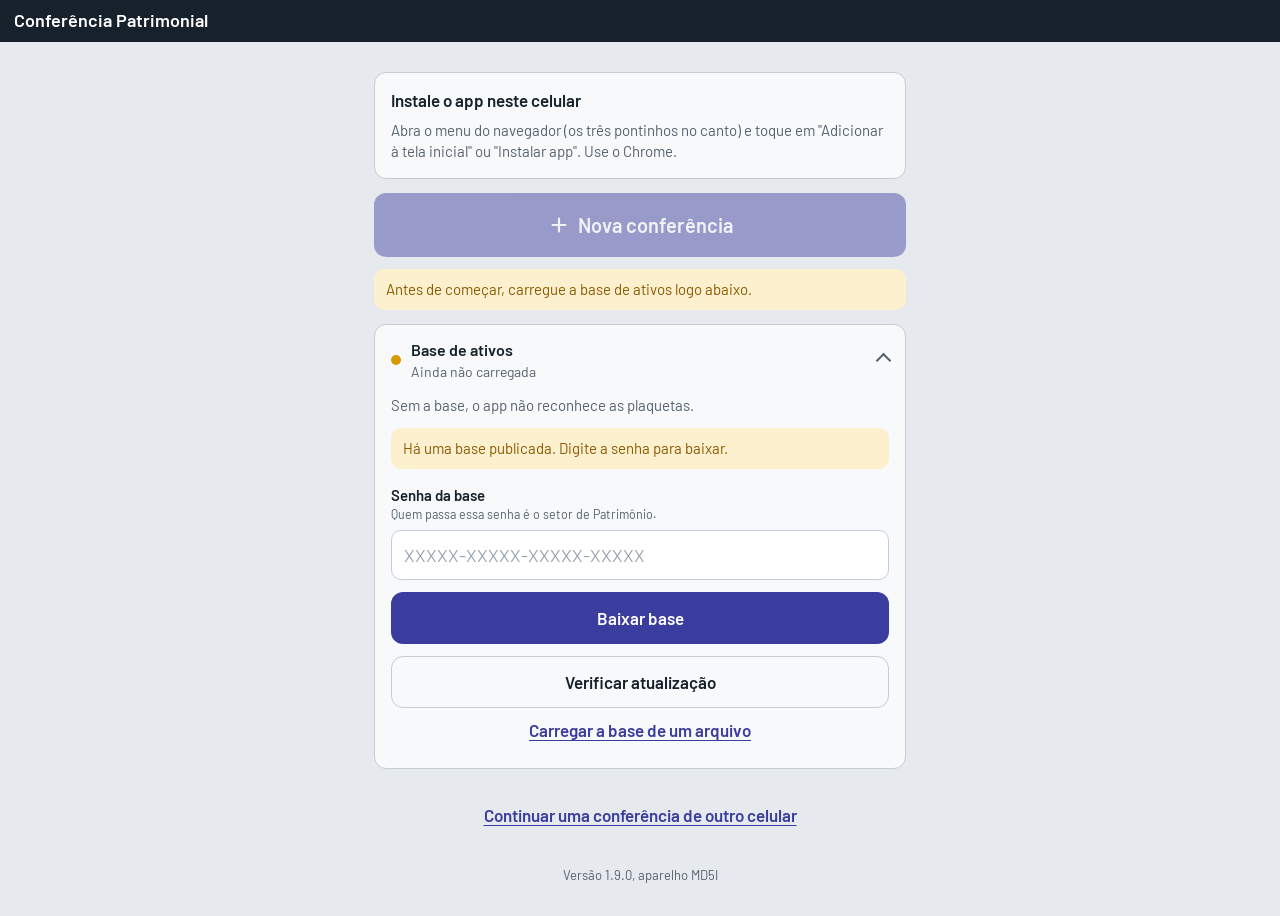
<file: index.html>
<!DOCTYPE html>
<html lang="pt-BR">
<head>
<meta charset="utf-8">
<meta http-equiv="Content-Security-Policy" content="default-src 'self'; script-src 'self' 'wasm-unsafe-eval'; style-src 'self' 'unsafe-inline'; img-src 'self' data: blob:; media-src 'self' blob: mediastream:; connect-src 'self' https://api.github.com https://*.firebaseio.com https://*.firebasedatabase.app https://script.google.com https://script.googleusercontent.com; worker-src 'self'; object-src 'none'; base-uri 'none'; form-action 'none'">
<meta name="referrer" content="no-referrer">
<meta name="viewport" content="width=device-width, initial-scale=1, viewport-fit=cover">
<meta name="theme-color" content="#17212b">
<title>Conferência Patrimonial</title>
<link rel="manifest" href="manifest.json">
<link rel="icon" href="icons/icon-192.png">
<link rel="apple-touch-icon" href="icons/icon-192.png">
<link rel="stylesheet" href="estilo.css">
</head>
<body>

<!-- ===== INÍCIO ===== -->
<section id="telaMenu">
  <header class="topo"><h1>Conferência Patrimonial<span class="sub" id="menuFilial"></span></h1></header>
  <main>
    <!-- instalar o app -->
    <div class="bloco" id="instalar" hidden>
      <h2>Instale o app neste celular</h2>
      <p class="info" id="instalarTexto">Ele ganha um ícone na tela inicial e funciona sem internet.</p>
      <div class="linha" id="instalarLinha"><button id="btnInstalar">Instalar app</button></div>
    </div>

    <button id="btnNova" class="grande" style="margin-top:14px">
      <svg viewBox="0 0 24 24" fill="none" stroke="currentColor" stroke-width="2.4" stroke-linecap="round" aria-hidden="true"><path d="M12 5v14M5 12h14"/></svg>
      Nova conferência
    </button>
    <div class="nota aviso" id="menuMsg"></div>

    <div id="secAbertas" hidden>
      <h2 class="secao">Em andamento</h2>
      <ul class="lista cartoes" id="abertas"></ul>
    </div>

    <!-- base de ativos -->
    <details class="recolhe" id="baseDetalhes">
      <summary>
        <span class="ponto" id="basePonto"></span>
        <span>Base de ativos<span class="apoio" id="baseResumo">Verificando...</span></span>
      </summary>
      <div class="dentro">
        <div class="info" id="baseInfo" style="margin-top:0"></div>
        <div class="nota" id="syncMsg"></div>
        <div id="senhaBox" hidden>
          <label class="campo">Senha da base
            <small>Quem passa essa senha é o setor de Patrimônio.</small>
            <input type="text" id="senhaBase" autocomplete="off" autocapitalize="characters" spellcheck="false" placeholder="XXXXX-XXXXX-XXXXX-XXXXX">
          </label>
          <div class="linha"><button id="btnSenha">Baixar base</button></div>
        </div>
        <div class="linha"><button id="btnVerificar" class="sec">Verificar atualização</button></div>
        <label class="btn texto">Carregar a base de um arquivo
          <input type="file" id="arqBase" accept=".txt,.tsv,.csv,.xlsx,text/plain,application/vnd.openxmlformats-officedocument.spreadsheetml.sheet">
        </label>
      </div>
    </details>

    <div class="pilha" style="margin-top:14px">
      <button id="btnFinalizadas" class="sec" hidden>Conferências finalizadas</button>
      <label class="btn texto">Continuar uma conferência de outro celular
        <input type="file" id="arqConf" accept=".xlsx,application/vnd.openxmlformats-officedocument.spreadsheetml.sheet">
      </label>
    </div>

    <div class="rodape" id="rodape"></div>
    <button id="btnTrocarFilial" class="texto" hidden>Trocar a filial deste celular</button>
  </main>
</section>

<!-- ===== ESCOLHA DA FILIAL ===== -->
<section id="telaFilial" hidden>
  <header class="topo"><button id="btnFilialVoltar" hidden>Voltar</button><h1>Qual é a sua filial?</h1></header>
  <main>
    <p class="info" style="margin-top:0">Este celular vai mostrar só as conferências da filial escolhida. Escolha com atenção: é a filial onde você vai conferir.</p>
    <input type="search" id="buscaFilial" placeholder="Busque pelo número, cidade ou regional">
    <ul class="lista cartoes" id="listaFiliais"></ul>
    <p class="info" id="filiaisVazio" hidden></p>
  </main>
</section>

<!-- ===== NOVA CONFERÊNCIA ===== -->
<section id="telaNova" hidden>
  <header class="topo"><button data-voltar>Voltar</button><h1>Nova conferência</h1></header>
  <main>
    <label class="campo">Filial
      <input type="text" id="novaFilialNome" readonly tabindex="-1">
      <input type="hidden" id="novaFilial">
    </label>
    <div class="info" id="novaFilialInfo"></div>
    <label class="campo">Seu nome
      <input type="text" id="novaUsuario" list="listaOperadores" autocomplete="name" placeholder="Quem está conferindo">
      <datalist id="listaOperadores"></datalist>
    </label>
    <label class="campo">Por qual setor vai começar?
      <small>Opcional. Você pode trocar durante a leitura.</small>
      <input type="text" id="novaSetor" placeholder="Ex.: Recepção">
    </label>
    <div class="nota erro" id="novaErro"></div>
    <div class="linha" style="margin-top:20px"><button id="btnCriar" class="grande">Começar a ler</button></div>
  </main>
</section>

<!-- ===== FINALIZADAS ===== -->
<section id="telaLista" hidden>
  <header class="topo"><button data-voltar>Voltar</button><h1 id="listaTitulo">Conferências</h1></header>
  <main>
    <p class="info" id="listaVazia" hidden>Nenhuma conferência aqui.</p>
    <p class="info" id="listaDica">Toque em "Enviar" para mandar o Excel de novo.</p>
    <ul class="lista cartoes" id="listaConfs"></ul>
  </main>
</section>

<!-- ===== LEITURA ===== -->
<section id="telaLeitura" hidden>
  <header class="topo">
    <button id="btnPausar">Sair</button>
    <h1>Filial <span id="leFilial"></span><span class="sub" id="leCodigo"></span></h1>
  </header>
  <main class="com-rodape">
    <div class="cam">
      <video id="video" playsinline muted></video>
      <div class="mira" id="mira"></div>
      <div class="ligar" id="ligarCam">
        <button id="btnCamera">Ligar câmera</button>
        <span>Aponte para o código de barras da plaqueta.</span>
      </div>
      <button class="sobre trocar" id="btnTrocar" hidden>Trocar câmera</button>
      <div class="zoom" id="zoomBox" hidden></div>
      <button class="sobre lanterna" id="btnLanterna" hidden>Lanterna</button>
    </div>
    <div class="nota" id="camMsg"></div>
    <p class="info" id="camInfo"></p>
    <p class="info" id="vivoMsg"></p>

    <div class="bloco proposta" id="ocrBox" hidden aria-live="assertive">
      <h2>O número impresso é este?</h2>
      <p class="info">O código de barras não leu. Compare com a plaqueta antes de confirmar.</p>
      <div class="num" id="ocrNum"></div>
      <div class="desc" id="ocrDesc"></div>
      <div class="linha">
        <button id="btnOcrNao" class="sec">Não é</button>
        <button id="btnOcrSim" class="ok">Sim, registrar</button>
      </div>
    </div>

    <div class="plaqueta" id="ultimo" aria-live="polite">
      <div class="rotulo">Última plaqueta lida</div>
      <div class="num" id="ultNum">—</div>
      <div class="desc" id="ultDesc">Nenhuma leitura ainda.</div>
      <div class="sit" id="ultSit"></div>
    </div>

    <div class="progresso">
      <div class="topo-prog"><b id="cFilial">0</b><span id="cFilialRot">da filial</span></div>
      <div class="trilho"><div class="barra" id="barra"></div></div>
      <div class="contagens">
        <span><b id="cTotal">0</b> lidos no total</span>
        <span class="c-transf"><b id="cTransf">0</b> de outra filial</span>
        <span class="c-nao"><b id="cNao">0</b> não cadastrados</span>
      </div>
    </div>

    <label class="campo">Setor atual
      <small>Vale para as próximas leituras, até você trocar.</small>
      <input type="text" id="leSetor" placeholder="Ex.: Recepção">
    </label>

    <label class="campo" for="manual">Plaqueta que a câmera não lê?
      <small>Digite o número impresso nela.</small>
    </label>
    <div class="linha" style="margin-top:6px">
      <input type="number" id="manual" inputmode="numeric" placeholder="Número do patrimônio" style="margin-top:0">
      <button id="btnManual" class="sec" style="flex:0 0 120px">Adicionar</button>
    </div>

    <h2 class="secao">Itens lidos</h2>
    <p class="info" id="listaNada" style="margin-top:0">Os itens aparecem aqui conforme você lê. Toque em um item para remover.</p>
    <ul class="lista" id="listaLidos"></ul>
    <p class="info" id="listaMais" hidden></p>
  </main>
  <div class="acoes-fixas">
    <button id="btnParcial" class="sec menor">Enviar parcial</button>
    <button id="btnFinalizar" class="ok">Finalizar conferência</button>
  </div>
</section>

<script src="lib/xlsx.full.min.js"></script>
<script src="lib/zxing-reader.js"></script>
<script src="lib/ocr/tesseract.min.js"></script>
<script src="config.js"></script>
<script src="comum.js"></script>
<script src="app.js"></script>
</body>
</html>
</file>
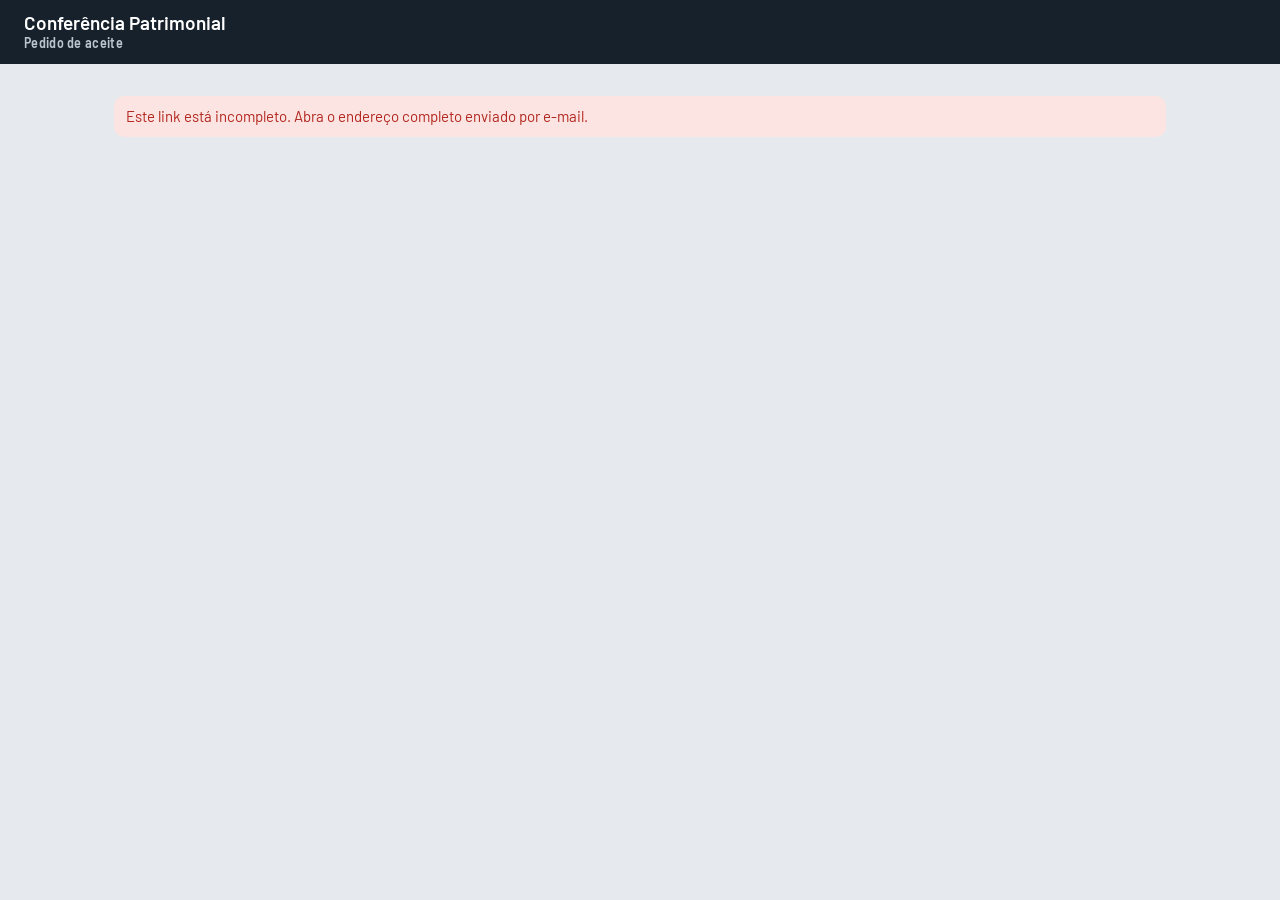
<file: aceite.html>
<!DOCTYPE html>
<html lang="pt-BR">
<head>
<meta charset="utf-8">
<meta http-equiv="Content-Security-Policy" content="default-src 'self'; script-src 'self'; style-src 'self' 'unsafe-inline'; img-src 'self' data: blob:; connect-src 'self' https://*.firebaseio.com https://*.firebasedatabase.app; object-src 'none'; base-uri 'none'; form-action 'none'">
<meta name="referrer" content="no-referrer">
<meta name="robots" content="noindex">
<meta name="viewport" content="width=device-width, initial-scale=1">
<meta name="theme-color" content="#17212b">
<title>Pedido de aceite · Conferência Patrimonial</title>
<link rel="icon" href="icons/icon-192.png">
<link rel="stylesheet" href="estilo.css">
</head>
<body class="painel aceite">
<header class="topo">
  <h1>Conferência Patrimonial<span class="sub">Pedido de aceite</span></h1>
</header>
<main>
  <div class="nota" id="carregando">Abrindo o pedido...</div>

  <div id="pedido" hidden>
    <div class="cabecalho">
      <div class="titulo">
        <h2 id="titulo"></h2>
        <div class="info" id="subtitulo"></div>
      </div>
      <div class="acoes"><button id="btnBaixar" class="sec">Baixar as listas em Excel</button></div>
    </div>
    <div class="resumo" id="resumo"></div>

    <div class="bloco decisao" id="decisao">
      <div id="jaDecidido" hidden></div>
      <div id="formDecisao">
        <h2>Sua decisão</h2>
        <p class="info">Confira as listas abaixo antes de decidir. O aceite fica registrado com o seu nome, o e-mail deste pedido, a data e a hora.</p>
        <label class="campo">Seu nome
          <input type="text" id="nome" autocomplete="name">
        </label>
        <label class="marca"><input type="checkbox" id="conferi"> Conferi as listas desta conferência.</label>
        <div id="motivoBox" hidden>
          <label class="campo">Motivo da recusa
            <textarea id="motivo" rows="3" placeholder="Explique o que precisa ser corrigido"></textarea>
          </label>
        </div>
        <div class="nota erro" id="erroDecisao"></div>
        <div class="linha">
          <button id="btnRecusar" class="perigo">Recusar</button>
          <button id="btnAceitar" class="ok">Dar o aceite</button>
        </div>
      </div>
    </div>

    <div class="barra-abas">
      <div class="abas" id="abas"></div>
      <input type="search" id="busca" placeholder="Filtrar por número ou descrição">
    </div>
    <div class="tabela"><table id="tabela"></table></div>
    <div class="info" id="tabInfo"></div>
  </div>
</main>

<script src="lib/xlsx.full.min.js"></script>
<script src="config.js"></script>
<script src="comum.js"></script>
<script src="aceite.js"></script>
</body>
</html>
</file>
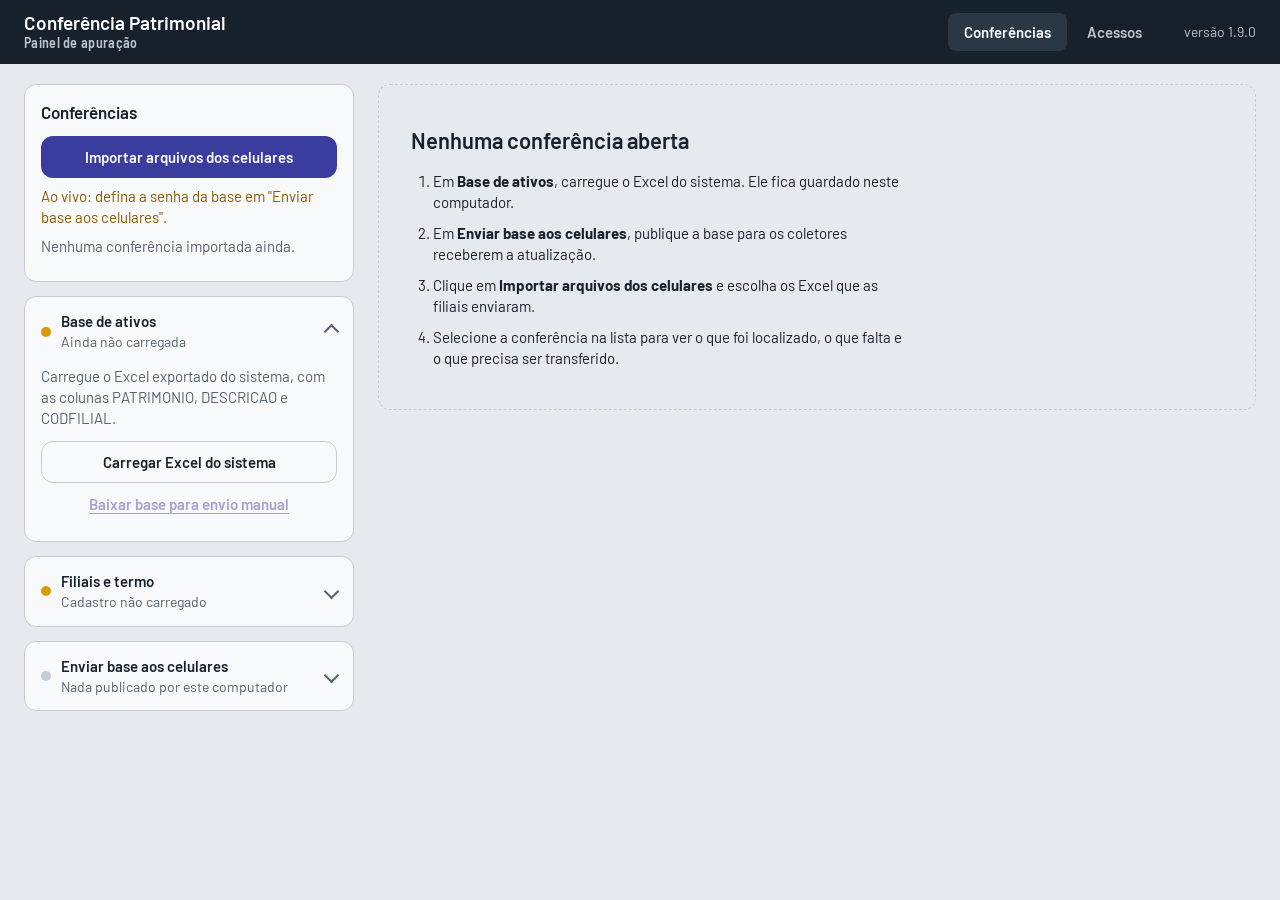
<file: painel.html>
<!DOCTYPE html>
<html lang="pt-BR">
<head>
<meta charset="utf-8">
<meta http-equiv="Content-Security-Policy" content="default-src 'self'; script-src 'self' 'wasm-unsafe-eval'; style-src 'self' 'unsafe-inline'; img-src 'self' data: blob:; media-src 'self' blob: mediastream:; connect-src 'self' https://api.github.com https://*.firebaseio.com https://*.firebasedatabase.app; object-src 'none'; base-uri 'none'; form-action 'none'">
<meta name="referrer" content="no-referrer">
<meta name="viewport" content="width=device-width, initial-scale=1">
<title>Painel · Conferência Patrimonial</title>
<link rel="icon" href="icons/icon-192.png">
<link rel="stylesheet" href="estilo.css">
</head>
<body class="painel">
<header class="topo">
  <h1>Conferência Patrimonial<span class="sub">Painel de apuração</span></h1>
  <nav class="navegacao" id="nav">
    <button data-aba="abaConf" class="sel">Conferências</button>
    <button data-aba="abaAcessos">Acessos</button>
  </nav>
  <span class="estado-base" id="versao"></span>
</header>
<main>
<section id="abaConf">
  <div class="grade">

    <!-- ===== lateral ===== -->
    <aside class="lateral">
      <div class="bloco">
        <h2>Conferências</h2>
        <label class="btn" style="margin-top:12px">Importar arquivos dos celulares
          <input type="file" id="arqConf" accept=".xlsx" multiple>
        </label>
        <div class="info" id="importMsg"></div>
        <div class="info" id="vivoInfo"></div>
        <button id="btnGeral" class="sec" style="margin-top:12px" hidden>Ver todas as conferências</button>
        <p class="info" id="confVazia">Nenhuma conferência importada ainda.</p>
        <ul class="lista confs" id="listaConfs" style="margin-top:8px"></ul>
      </div>

      <details class="recolhe" id="baseDetalhes">
        <summary>
          <span class="ponto" id="basePonto"></span>
          <span>Base de ativos<span class="apoio" id="baseResumo">Verificando...</span></span>
        </summary>
        <div class="dentro">
          <div class="info" id="baseInfo" style="margin-top:0"></div>
          <label class="btn sec" style="margin-top:12px">Carregar Excel do sistema
            <input type="file" id="arqBase" accept=".xlsx,.txt,.tsv,.csv">
          </label>
          <button id="btnBaseCelular" class="texto" disabled>Baixar base para envio manual</button>
        </div>
      </details>

      <details class="recolhe" id="filDetalhes">
        <summary>
          <span class="ponto" id="filPonto"></span>
          <span>Filiais e termo<span class="apoio" id="filResumo"></span></span>
        </summary>
        <div class="dentro">
          <div class="info" id="filInfo" style="margin-top:0"></div>
          <label class="btn sec" style="margin-top:12px">Carregar planilha de termos
            <input type="file" id="arqModelo" accept=".xlsm,.xlsx">
          </label>
        </div>
      </details>

      <details class="recolhe" id="pubDetalhes">
        <summary>
          <span class="ponto" id="pubPonto"></span>
          <span>Enviar base aos celulares<span class="apoio" id="pubInfo"></span></span>
        </summary>
        <div class="dentro">
          <div class="info" id="senhaInfo" style="margin-top:0"></div>
          <div class="linha">
            <button id="btnGerarSenha" class="sec">Gerar senha nova</button>
            <button id="btnUsarSenha" class="sec">Usar senha existente</button>
          </div>
          <div id="senhaNova" hidden>
            <div class="nota aviso">Anote agora. Esta senha não será mostrada de novo.</div>
            <input type="text" id="senhaGerada" class="senha-gerada" readonly>
            <div class="linha"><button id="btnCopiarSenha" class="sec">Copiar senha</button></div>
          </div>
          <div id="senhaDigitar" hidden>
            <input type="text" id="senhaExistente" autocomplete="off" spellcheck="false" placeholder="XXXXX-XXXXX-XXXXX-XXXXX">
            <div class="linha"><button id="btnSalvarSenha" class="sec">Salvar senha</button></div>
          </div>

          <label class="campo">Token do GitHub
            <input type="password" id="token" autocomplete="off" placeholder="github_pat_...">
          </label>
          <label class="info" style="display:block"><input type="checkbox" id="lembrarToken"> Lembrar o token neste computador</label>
          <div class="info" id="tokenInfo"></div>
          <button id="btnEsquecer" class="texto" hidden>Esquecer token salvo</button>

          <div class="linha"><button id="btnPublicar" disabled>Publicar base</button></div>
          <div class="nota" id="pubMsg"></div>
        </div>
      </details>
    </aside>

    <!-- ===== conteúdo ===== -->
    <div class="conteudo">
      <div class="vazio" id="semSelecao">
        <h2>Nenhuma conferência aberta</h2>
        <ol>
          <li>Em <b>Base de ativos</b>, carregue o Excel do sistema. Ele fica guardado neste computador.</li>
          <li>Em <b>Enviar base aos celulares</b>, publique a base para os coletores receberem a atualização.</li>
          <li>Clique em <b>Importar arquivos dos celulares</b> e escolha os Excel que as filiais enviaram.</li>
          <li>Selecione a conferência na lista para ver o que foi localizado, o que falta e o que precisa ser transferido.</li>
        </ol>
      </div>

      <div id="geral" hidden>
        <div class="cabecalho">
          <div class="titulo">
            <h2>Conferências</h2>
            <div class="info" id="geralInfo"></div>
          </div>
        </div>
        <div class="tabela solta"><table id="tabGeral"></table></div>
      </div>

      <div id="detalhe" hidden>
        <div class="cabecalho">
          <div class="titulo">
            <h2 id="detTitulo"></h2>
            <div class="info" id="detInfo"></div>
          </div>
          <div class="acoes">
            <button id="btnRelatorio">Exportar relatório em Excel</button>
            <button id="btnTermos" class="sec">Termos de transferência</button>
            <button id="btnAceite" class="sec" hidden>Enviar para aceite</button>
            <button id="btnStatus" class="sec">Marcar como finalizada</button>
            <button id="btnExcluir" class="perigo">Excluir</button>
          </div>
        </div>
        <div class="nota aviso" id="detAviso" hidden></div>
        <div class="nota" id="aceiteInfo"></div>
        <div class="resumo" id="resumo"></div>

        <div class="bloco" id="termoBox" hidden>
          <h2>Termos de transferência</h2>
          <p class="info" id="termoInfo"></p>
          <div class="campos2">
            <label class="campo">Data do documento
              <input type="date" id="termoData">
            </label>
          </div>
          <div id="termoGrupos"></div>
          <datalist id="listaCargos"></datalist>
          <div class="linha">
            <button id="btnTermoCancelar" class="sec">Fechar</button>
            <button id="btnTermoCsv" class="sec">Baixar CSV das transferências</button>
            <button id="btnTermoImprimir">Gerar termos (imprimir ou salvar em PDF)</button>
          </div>
        </div>

        <div class="barra-abas">
          <div class="abas" id="abas"></div>
          <input type="search" id="busca" placeholder="Filtrar por número ou descrição">
        </div>
        <div class="tabela"><table id="tabela"></table></div>
        <div class="info" id="tabInfo"></div>
      </div>
    </div>
  </div>
</section>

<section id="abaAcessos" hidden>
  <div class="grade-acessos">
    <div>
      <div class="bloco">
        <h2>Pasta do controle de ativos</h2>
        <p class="info" id="pastaInfo"></p>
        <div class="linha">
          <button id="btnPasta" class="sec">Escolher pasta</button>
          <button id="btnPastaReconectar" hidden>Reconectar</button>
        </div>
        <div class="nota" id="pastaMsg"></div>
      </div>

      <div class="bloco">
        <h2 id="uTitulo">Novo usuário</h2>
        <label class="campo">Nome
          <input type="text" id="uNome" autocomplete="off">
        </label>
        <label class="campo">E-mail
          <input type="text" id="uEmail" inputmode="email" autocomplete="off" spellcheck="false">
        </label>
        <label class="campo">Perfil
          <small>O responsável recebe os pedidos de aceite da regional. Cada regional tem um só.</small>
          <select id="uPerfil"><option>Responsável</option><option>Operador</option></select>
        </label>
        <label class="campo">Regional
          <select id="uRegional"></select>
        </label>
        <div class="nota erro" id="uErro"></div>
        <div class="linha">
          <button id="btnUCancelar" class="sec" hidden>Cancelar</button>
          <button id="btnUSalvar">Salvar usuário</button>
        </div>
      </div>
    </div>

    <div>
      <div class="cabecalho">
        <div class="titulo">
          <h2>Regionais</h2>
          <div class="info" id="acessosInfo"></div>
        </div>
      </div>
      <div class="nota" id="acessosMsg"></div>
      <div class="tabela solta"><table id="tabRegionais"></table></div>
      <h2 class="secao">Usuários</h2>
      <div class="tabela solta"><table id="tabUsuarios"></table></div>
    </div>
  </div>
</section>
</main>

<div id="impressao"></div>

<script src="lib/xlsx.full.min.js"></script>
<script src="config.js"></script>
<script src="comum.js"></script>
<script src="painel.js"></script>
</body>
</html>
</file>
<file: estilo.css>
/* Conferência Patrimonial
   Linguagem visual: a plaqueta de alumínio. Fundo cinza-metal claro (legível em galpão e sob luz forte),
   tinta escura, números em tipo semicondensado como os gravados na etiqueta. */

@font-face { font-family: "Barlow"; font-weight: 400; font-display: swap; src: url("fontes/barlow-latin-400-normal.woff2") format("woff2"); }
@font-face { font-family: "Barlow"; font-weight: 500; font-display: swap; src: url("fontes/barlow-latin-500-normal.woff2") format("woff2"); }
@font-face { font-family: "Barlow"; font-weight: 600; font-display: swap; src: url("fontes/barlow-latin-600-normal.woff2") format("woff2"); }
@font-face { font-family: "Barlow"; font-weight: 700; font-display: swap; src: url("fontes/barlow-latin-700-normal.woff2") format("woff2"); }
@font-face { font-family: "Barlow Semi Condensed"; font-weight: 600; font-display: swap; src: url("fontes/barlow-semi-condensed-latin-600-normal.woff2") format("woff2"); }
@font-face { font-family: "Barlow Semi Condensed"; font-weight: 700; font-display: swap; src: url("fontes/barlow-semi-condensed-latin-700-normal.woff2") format("woff2"); }

:root {
  --aluminio: #e6e9ed;      /* fundo */
  --chapa: #f8f9fb;         /* superfícies */
  --borda: #c5ccd4;
  --tinta: #17212b;         /* texto */
  --tinta-2: #55626f;       /* texto de apoio */
  --indigo: #3a3d9e;        /* ação principal */
  --indigo-forte: #2b2e7c;
  --ok: #17794a;       --ok-fundo: #e2f3ea;
  --alerta: #8a5a00;   --alerta-fundo: #fdf0cf;
  --erro: #b3261e;     --erro-fundo: #fbe4e2;
  --raio: 12px;
  --texto: "Barlow", system-ui, "Segoe UI", Roboto, sans-serif;
  --numero: "Barlow Semi Condensed", "Barlow", system-ui, sans-serif;
}

* { box-sizing: border-box; }
html, body { margin: 0; }
body { font-family: var(--texto); font-size: 16px; line-height: 1.4; background: var(--aluminio); color: var(--tinta); -webkit-text-size-adjust: 100%; }
[hidden] { display: none !important; }
h1, h2, h3, p { margin: 0; }
:focus-visible { outline: 3px solid var(--indigo); outline-offset: 2px; }

/* ---------- barra superior ---------- */
.topo { position: sticky; top: 0; z-index: 5; display: flex; align-items: center; gap: 10px; padding: 10px 14px; background: var(--tinta); color: #fff; }
.topo h1 { flex: 1; font-size: 18px; font-weight: 600; line-height: 1.2; }
.topo .sub { display: block; font-family: var(--numero); font-size: 14px; font-weight: 600; color: #b9c4cf; letter-spacing: .3px; }
.topo button { width: auto; min-height: 40px; padding: 6px 12px; background: #2a3846; color: #fff; font-size: 15px; }

main { padding: 16px 14px 32px; max-width: 560px; margin: 0 auto; }
.com-rodape { padding-bottom: 104px; }

/* ---------- botões ---------- */
button, .btn { display: inline-flex; align-items: center; justify-content: center; gap: 8px; width: 100%; min-height: 52px; padding: 12px 16px; border: 0; border-radius: var(--raio); background: var(--indigo); color: #fff; font: 600 17px/1.2 var(--texto); text-align: center; cursor: pointer; text-decoration: none; -webkit-tap-highlight-color: transparent; }
button:active, .btn:active { background: var(--indigo-forte); }
button.sec, .btn.sec { background: var(--chapa); color: var(--tinta); border: 1px solid var(--borda); }
button.sec:active, .btn.sec:active { background: #e9edf1; }
button.ok { background: var(--ok); }
button.perigo { background: var(--chapa); color: var(--erro); border: 1px solid var(--erro); }
button.texto, .btn.texto { background: none; color: var(--indigo); border: 0; min-height: 44px; font-weight: 600; text-decoration: underline; text-underline-offset: 3px; }
button.grande { min-height: 64px; font-size: 20px; }
button.mini { width: auto; min-height: 40px; padding: 8px 14px; font-size: 15px; }
button:disabled { opacity: .45; cursor: default; }
button svg, .btn svg { width: 22px; height: 22px; flex: none; }
input[type=file] { display: none; }
.linha { display: flex; gap: 10px; margin-top: 12px; }
.linha > * { flex: 1; }
.pilha > * + * { margin-top: 10px; }

/* ---------- campos ---------- */
label.campo { display: block; margin-top: 16px; font-size: 15px; font-weight: 600; }
label.campo small { display: block; font-weight: 400; color: var(--tinta-2); }
input[type=text], input[type=number], input[type=search], input[type=password] { width: 100%; min-height: 50px; margin-top: 6px; padding: 10px 12px; border: 1.5px solid var(--borda); border-radius: 10px; background: #fff; color: var(--tinta); font: 500 18px var(--texto); }
input:focus { outline: 3px solid var(--indigo); outline-offset: 0; border-color: var(--indigo); }
input::placeholder { color: #98a3ae; font-weight: 400; }

/* ---------- blocos e mensagens ---------- */
.bloco { margin-top: 14px; padding: 16px; border: 1px solid var(--borda); border-radius: var(--raio); background: var(--chapa); }
.bloco h2 { font-size: 17px; font-weight: 600; }
.secao { margin: 24px 0 8px; font-size: 15px; font-weight: 600; color: var(--tinta-2); }
.info { margin-top: 8px; font-size: 15px; color: var(--tinta-2); }
.info:empty { display: none; }
.aviso { color: var(--alerta); }
.erro { color: var(--erro); }
.bom { color: var(--ok); }
.nota { margin-top: 12px; padding: 10px 12px; border-radius: 10px; font-size: 15px; }
.nota:empty { display: none; }
.nota.aviso { background: var(--alerta-fundo); }
.nota.erro { background: var(--erro-fundo); }
.nota.bom { background: var(--ok-fundo); }
.rodape { margin-top: 28px; text-align: center; font-size: 13px; color: var(--tinta-2); }

details.recolhe { margin-top: 14px; border: 1px solid var(--borda); border-radius: var(--raio); background: var(--chapa); }
details.recolhe > summary { display: flex; align-items: center; gap: 10px; padding: 14px 16px; cursor: pointer; list-style: none; font-weight: 600; }
details.recolhe > summary::-webkit-details-marker { display: none; }
details.recolhe > summary::after { content: ""; width: 9px; height: 9px; margin-left: auto; border-right: 2px solid var(--tinta-2); border-bottom: 2px solid var(--tinta-2); transform: rotate(45deg); flex: none; }
details.recolhe[open] > summary::after { transform: rotate(-135deg); }
details.recolhe > .dentro { padding: 0 16px 16px; }
.ponto { width: 10px; height: 10px; border-radius: 50%; background: var(--borda); flex: none; }
.ponto.bom { background: var(--ok); }
.ponto.aviso { background: #d99a00; }
summary .apoio { display: block; font-size: 14px; font-weight: 400; color: var(--tinta-2); }

/* ---------- listas ---------- */
ul.lista { list-style: none; margin: 0; padding: 0; }
ul.lista li { display: flex; align-items: center; gap: 12px; padding: 12px 0; border-bottom: 1px solid var(--borda); }
ul.lista li:last-child { border-bottom: 0; }
ul.lista .txt { flex: 1; min-width: 0; }
ul.lista .t1 { font-family: var(--numero); font-size: 20px; font-weight: 700; letter-spacing: .3px; }
ul.lista .t2 { font-size: 14px; color: var(--tinta-2); overflow: hidden; text-overflow: ellipsis; white-space: nowrap; }
ul.lista.cartoes li { margin-top: 8px; padding: 12px 14px; border: 1px solid var(--borda); border-radius: var(--raio); background: var(--chapa); }
.tag { display: inline-block; vertical-align: 2px; margin-left: 4px; padding: 2px 7px; border-radius: 6px; font: 600 12px var(--texto); letter-spacing: 0; }
.tag.transf { background: var(--alerta-fundo); color: var(--alerta); }
.tag.nao { background: var(--erro-fundo); color: var(--erro); }

/* ---------- leitura ---------- */
.cam { position: relative; overflow: hidden; aspect-ratio: 16/10; border-radius: var(--raio); background: #0c1116; }
.cam video { display: block; width: 100%; height: 100%; object-fit: cover; }
.mira { position: absolute; left: 6%; right: 6%; top: 28%; height: 44%; border: 3px solid rgba(255,255,255,.75); border-radius: 10px; pointer-events: none; }
.cam:has(.ligar:not([hidden])) .mira { display: none; }
.mira.ok { border-color: #4be08f; box-shadow: 0 0 0 4px rgba(75,224,143,.3); }
.cam .ligar { position: absolute; inset: 0; display: flex; flex-direction: column; align-items: center; justify-content: center; gap: 10px; padding: 24px; color: #cfd8e1; text-align: center; font-size: 15px; }
.cam .ligar button { width: auto; padding: 12px 24px; }
.cam { aspect-ratio: 4/3; }
.cam .sobre, .cam .zoom button { width: auto; min-height: 44px; padding: 8px 14px; border: 1px solid rgba(255,255,255,.25); background: rgba(12,17,22,.72); color: #fff; font-size: 15px; }
.cam .sobre { position: absolute; }
.cam .lanterna { right: 10px; bottom: 10px; }
.cam .trocar { right: 10px; top: 10px; }
.cam .zoom { position: absolute; left: 10px; bottom: 10px; display: flex; gap: 6px; }
.cam .zoom button { min-width: 48px; padding: 8px 10px; font-family: var(--numero); font-size: 17px; }
.cam .ligado { background: #fff !important; color: var(--tinta) !important; }

/* a plaqueta: o elemento que carrega a identidade do app */
.plaqueta { position: relative; margin-top: 12px; padding: 14px 16px 14px 22px; border: 1px solid #b4bcc6; border-radius: 14px; background: linear-gradient(180deg, #fdfdfe 0%, #e9edf1 55%, #f4f6f8 100%); box-shadow: inset 0 1px 0 #fff, 0 1px 2px rgba(23,33,43,.12); overflow: hidden; }
.plaqueta::before { content: ""; position: absolute; left: 0; top: 0; bottom: 0; width: 8px; background: var(--borda); }
.plaqueta .rotulo { font-size: 13px; font-weight: 600; color: var(--tinta-2); }
.plaqueta .num { font-family: var(--numero); font-size: 46px; font-weight: 700; line-height: 1; letter-spacing: 1px; margin-top: 2px; }
.plaqueta .desc { margin-top: 6px; font-size: 17px; font-weight: 500; }
.plaqueta .sit { margin-top: 8px; font-size: 15px; font-weight: 600; }
.plaqueta .sit:empty { display: none; }
.plaqueta.s-ok::before { background: var(--ok); }        .plaqueta.s-ok .sit { color: var(--ok); }
.plaqueta.s-transf::before { background: #d99a00; }      .plaqueta.s-transf .sit { color: var(--alerta); }
.plaqueta.s-transf { background: linear-gradient(180deg, #fffaf0, var(--alerta-fundo)); border-color: #d9b96a; }
.plaqueta.s-nao::before { background: var(--erro); }     .plaqueta.s-nao .sit { color: var(--erro); }
.plaqueta.s-nao { background: linear-gradient(180deg, #fff6f5, var(--erro-fundo)); border-color: #e0a19c; }

.proposta { border: 2px solid var(--indigo); }
.proposta .num { margin-top: 8px; font-family: var(--numero); font-size: 46px; font-weight: 700; line-height: 1; letter-spacing: 3px; }
.proposta .desc { margin-top: 6px; font-size: 17px; font-weight: 500; }
.progresso { margin-top: 14px; }
.progresso .topo-prog { display: flex; align-items: baseline; gap: 6px; }
.progresso b { font-family: var(--numero); font-size: 28px; font-weight: 700; line-height: 1; }
.progresso .trilho { height: 10px; margin-top: 6px; border-radius: 5px; background: #cfd5dc; overflow: hidden; }
.progresso .barra { height: 100%; width: 0; border-radius: 5px; background: var(--ok); transition: width .3s; }
.contagens { display: flex; flex-wrap: wrap; gap: 6px 14px; margin-top: 8px; font-size: 15px; color: var(--tinta-2); }
.contagens b { font-family: var(--numero); font-size: 17px; color: var(--tinta); }
.contagens .c-transf b { color: var(--alerta); }
.contagens .c-nao b { color: var(--erro); }

.acoes-fixas { position: fixed; left: 0; right: 0; bottom: 0; z-index: 6; display: flex; gap: 10px; padding: 10px 14px calc(10px + env(safe-area-inset-bottom)); background: var(--chapa); border-top: 1px solid var(--borda); }
.acoes-fixas > * { flex: 1; }
.acoes-fixas .menor { flex: 0 0 38%; }

@media (prefers-reduced-motion: reduce) { * { transition: none !important; } }

/* ---------- painel (PC) ---------- */
body.painel { font-size: 15px; }
body.painel .topo { padding: 12px 24px; }
body.painel .topo h1 { font-size: 19px; }
body.painel .estado-base { font-size: 14px; color: #b9c4cf; }
body.painel main { max-width: 1440px; padding: 20px 24px 40px; }
body.painel .grade { display: grid; grid-template-columns: 330px minmax(0, 1fr); gap: 24px; align-items: start; }
@media (max-width: 900px) { body.painel .grade { grid-template-columns: 1fr; } }
body.painel button, body.painel .btn { min-height: 42px; padding: 8px 14px; font-size: 15px; }
body.painel input[type=text], body.painel input[type=password], body.painel input[type=search] { min-height: 42px; font-size: 15px; }
body.painel .lateral { position: sticky; top: 72px; max-height: calc(100vh - 88px); overflow-y: auto; }
@media (max-width: 900px) { body.painel .lateral { position: static; max-height: none; } }
body.painel .lateral .bloco:first-child, body.painel .conteudo > :first-child { margin-top: 0; }
.confs li { cursor: pointer; padding: 10px 12px !important; border: 1px solid transparent !important; border-radius: 10px; }
.confs li:hover { background: #eef1f4; }
.confs li.sel { background: #e4e5f6; border-color: var(--indigo) !important; }
.confs .t1 { font-size: 18px !important; }
.estado { font-size: 12px; font-weight: 600; padding: 2px 8px; border-radius: 6px; background: var(--alerta-fundo); color: var(--alerta); }
.estado.fim { background: var(--ok-fundo); color: var(--ok); }

.vazio { padding: 40px 32px; border: 1.5px dashed var(--borda); border-radius: var(--raio); }
.vazio h2 { font-size: 22px; font-weight: 600; }
.vazio ol { margin: 16px 0 0; padding-left: 22px; max-width: 62ch; }
.vazio li { margin-top: 10px; }

.cabecalho { display: flex; flex-wrap: wrap; align-items: flex-start; gap: 16px; }
.cabecalho .titulo { flex: 1; min-width: 260px; }
.cabecalho h2 { font-family: var(--numero); font-size: 30px; font-weight: 700; letter-spacing: .5px; line-height: 1.1; }
.cabecalho .acoes { display: flex; gap: 8px; flex-wrap: wrap; }
.cabecalho .acoes button { width: auto; }

.resumo { display: grid; grid-template-columns: repeat(3, 1fr); gap: 1px; margin-top: 16px; border: 1px solid var(--borda); border-radius: var(--raio); background: var(--borda); overflow: hidden; }
.resumo div { padding: 14px 16px; background: var(--chapa); }
@media (min-width: 1280px) { .resumo { grid-template-columns: repeat(6, 1fr); } }
@media (max-width: 560px) { .resumo { grid-template-columns: repeat(2, 1fr); } }
.resumo b { display: block; font-family: var(--numero); font-size: 32px; font-weight: 700; line-height: 1.05; }
.resumo span { font-size: 14px; color: var(--tinta-2); }
.resumo .r-ok b { color: var(--ok); }
.resumo .r-transf b { color: var(--alerta); }
.resumo .r-nao b { color: var(--erro); }

.barra-abas { display: flex; flex-wrap: wrap; align-items: flex-end; gap: 12px; margin-top: 24px; border-bottom: 2px solid var(--borda); }
.abas { display: flex; gap: 2px; flex: 1; }
.abas button { width: auto; min-height: 44px; margin-bottom: -2px; padding: 8px 16px; border-radius: 10px 10px 0 0; background: none; color: var(--tinta-2); border: 2px solid transparent; border-bottom: 0; }
.abas button.sel { background: var(--chapa); color: var(--tinta); border-color: var(--borda); border-bottom: 2px solid var(--chapa); }
.barra-abas input[type=search] { width: 280px; margin: 0 0 8px; }
.tabela { overflow: auto; max-height: 62vh; border: 1px solid var(--borda); border-top: 0; border-radius: 0 0 var(--raio) var(--raio); background: var(--chapa); }
table { border-collapse: collapse; width: 100%; font-size: 14px; }
th, td { padding: 8px 12px; text-align: left; border-bottom: 1px solid #dde2e7; white-space: nowrap; }
td:first-child { font-family: var(--numero); font-size: 16px; font-weight: 600; }
td.larga { white-space: normal; min-width: 280px; }
th { position: sticky; top: 0; background: #edf0f3; color: var(--tinta-2); font-weight: 600; }
tbody tr:hover { background: #f0f2f5; }
.tabela.solta { margin-top: 16px; border-top: 1px solid var(--borda); border-radius: var(--raio); }
#tabGeral tbody tr { cursor: pointer; }
#tabGeral td.n { font-family: var(--numero); font-size: 17px; font-weight: 600; }
.agora { display: inline-flex; align-items: center; gap: 6px; font-weight: 600; color: var(--ok); }
.agora::before { content: ""; width: 9px; height: 9px; border-radius: 50%; background: var(--ok); }
.senha-gerada { font-family: var(--numero) !important; font-weight: 700 !important; letter-spacing: 1px; }

/* ---------- termos de transferência ---------- */
.campos2 { display: grid; grid-template-columns: repeat(auto-fit, minmax(220px, 1fr)); gap: 0 14px; }
.grupo-termo { margin-top: 16px; padding-top: 12px; border-top: 1px solid var(--borda); }
.grupo-termo h3 { font-size: 16px; font-weight: 600; }
input[type=date] { width: 100%; min-height: 42px; margin-top: 6px; padding: 8px 12px; border: 1.5px solid var(--borda); border-radius: 10px; background: #fff; color: var(--tinta); font: 500 15px var(--texto); }
#impressao { display: none; }

@media print {
  @page { size: A4 portrait; margin: 12mm; }
  body > *:not(#impressao) { display: none !important; }
  body, body.painel { background: #fff; }
  #impressao { display: block; color: #000; font: 10pt Arial, Helvetica, sans-serif; }
  .termo { break-after: page; border: 1.5pt solid #000; }
  .termo:last-child { break-after: auto; }
  .termo .cab { position: relative; padding: 6pt 6pt 4pt; text-align: center; font-weight: bold; font-size: 11pt; line-height: 1.5; }
  .termo .cab img { position: absolute; left: 8pt; top: 6pt; height: 44pt; }
  .termo .cab .titulo { color: #c00000; }
  .termo .decl { padding: 8pt 14pt; border-top: 0.75pt solid #000; text-align: center; font-size: 10pt; line-height: 1.35; }
  .termo table { width: 100%; border-collapse: collapse; font-size: 9pt; }
  .termo th, .termo td { padding: 2pt 4pt; border: 0.75pt solid #000; white-space: normal; text-align: left; font-family: Arial, Helvetica, sans-serif; font-size: 9pt; font-weight: normal; position: static; background: none; color: #000; }
  .termo th { font-weight: bold; }
  .termo td.c, .termo th.c { text-align: center; white-space: nowrap; }
  .termo td.d { text-align: right; white-space: nowrap; }
  .termo tr { break-inside: avoid; }
  .termo thead { display: table-header-group; }
  .termo .assina { break-inside: avoid; padding: 10pt 6pt 6pt; text-align: center; font-size: 11pt; }
  .termo .assina .linha-ass { margin-top: 46pt; }
  .termo .assina .aprov { margin-top: 46pt; }
}

/* ---------- navegação do painel, acessos e aceite ---------- */
.topo .navegacao { display: flex; gap: 4px; margin-right: 16px; }
.topo .navegacao button { min-height: 38px; padding: 6px 16px; background: transparent; color: #b9c4cf; border: 0; border-radius: 8px; font-size: 15px; }
.topo .navegacao button.sel { background: #2a3846; color: #fff; }
select { width: 100%; min-height: 42px; margin-top: 6px; padding: 8px 12px; border: 1.5px solid var(--borda); border-radius: 10px; background: #fff; color: var(--tinta); font: 500 15px var(--texto); }
textarea { width: 100%; margin-top: 6px; padding: 10px 12px; border: 1.5px solid var(--borda); border-radius: 10px; background: #fff; color: var(--tinta); font: 500 15px var(--texto); resize: vertical; }
.grade-acessos { display: grid; grid-template-columns: 360px minmax(0, 1fr); gap: 24px; align-items: start; }
.grade-acessos > div > .bloco:first-child, .grade-acessos > div > .cabecalho:first-child { margin-top: 0; }
@media (max-width: 900px) { .grade-acessos { grid-template-columns: 1fr; } }
td .mini { min-height: 32px !important; padding: 4px 10px !important; font-size: 13px !important; }
td.acoes-linha { white-space: nowrap; text-align: right; }
td small, .t2 small { color: var(--tinta-2); }
.marca { display: flex; align-items: center; gap: 8px; margin-top: 14px; font-size: 15px; }
.marca input { width: 20px; height: 20px; }
body.aceite main { max-width: 1100px; }
body.aceite .decisao { border: 2px solid var(--indigo); }
body.aceite .decisao .linha button { max-width: 260px; }
@media (min-width: 900px) { body.aceite .resumo { grid-template-columns: repeat(5, 1fr); } }
@media (max-width: 560px) { body.aceite .decisao .linha button { max-width: none; } }
input[readonly] { background: #e9edf1; border-color: #d3d9e0; color: var(--tinta-2); }
</file>
